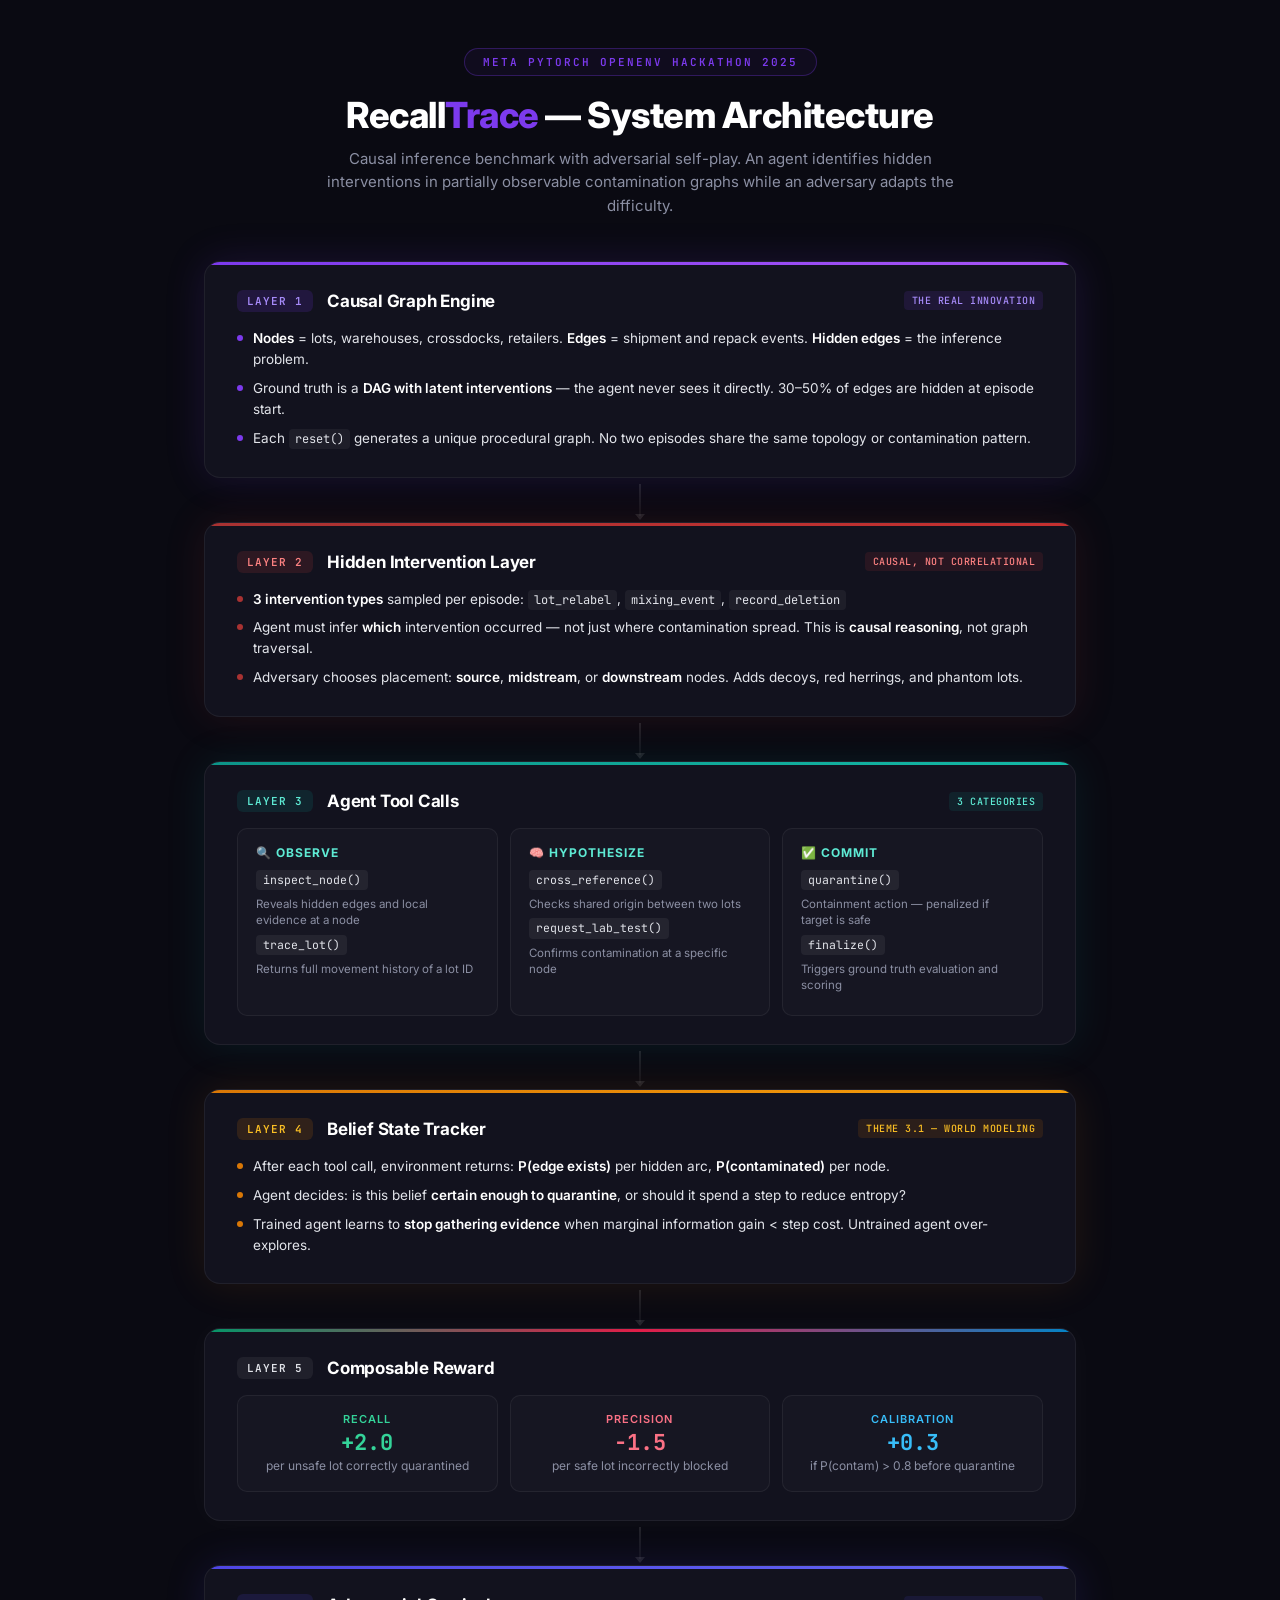
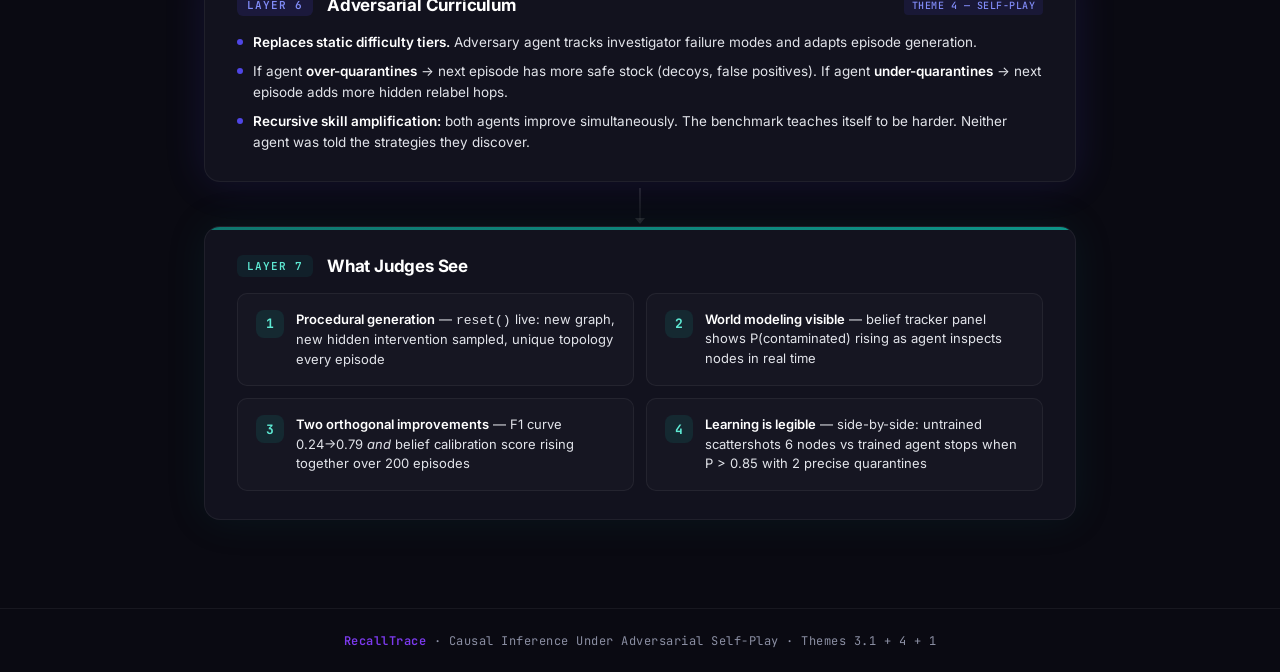
<file: architecture.html>
<!DOCTYPE html>
<html lang="en">
<head>
<meta charset="UTF-8">
<meta name="viewport" content="width=device-width, initial-scale=1.0">
<title>RecallTrace — Architecture</title>
<link href="https://fonts.googleapis.com/css2?family=Inter:wght@300;400;500;600;700;800&family=JetBrains+Mono:wght@400;500;600&display=swap" rel="stylesheet">
<style>
  *, *::before, *::after { margin: 0; padding: 0; box-sizing: border-box; }

  :root {
    --bg: #0a0a12;
    --bg-card: #12121e;
    --border: rgba(255,255,255,0.06);
    --text: #e2e4ea;
    --text-dim: #8b8fa3;
    --text-bright: #ffffff;

    /* Layer colors */
    --purple: #7c3aed;
    --purple-glow: rgba(124,58,237,0.15);
    --red: #a83232;
    --red-glow: rgba(168,50,50,0.15);
    --teal: #0d9488;
    --teal-glow: rgba(13,148,136,0.12);
    --amber: #d97706;
    --amber-glow: rgba(217,119,6,0.12);
    --emerald: #059669;
    --rose: #e11d48;
    --sky: #0284c7;
    --indigo: #4f46e5;
    --indigo-glow: rgba(79,70,229,0.15);
    --dteal: #0f766e;
    --dteal-glow: rgba(15,118,110,0.12);

    --connector: rgba(255,255,255,0.10);
  }

  body {
    font-family: 'Inter', -apple-system, sans-serif;
    background: var(--bg);
    color: var(--text);
    min-height: 100vh;
    overflow-x: hidden;
  }

  /* ── Page header ── */
  .page-header {
    text-align: center;
    padding: 48px 24px 12px;
  }
  .page-header .badge {
    display: inline-block;
    font-family: 'JetBrains Mono', monospace;
    font-size: 11px;
    font-weight: 600;
    letter-spacing: 2px;
    text-transform: uppercase;
    color: var(--purple);
    border: 1px solid rgba(124,58,237,0.3);
    border-radius: 100px;
    padding: 6px 18px;
    margin-bottom: 18px;
    background: rgba(124,58,237,0.06);
  }
  .page-header h1 {
    font-size: 36px;
    font-weight: 800;
    color: var(--text-bright);
    letter-spacing: -0.5px;
    line-height: 1.2;
  }
  .page-header h1 span { color: var(--purple); }
  .page-header .subtitle {
    font-size: 15px;
    color: var(--text-dim);
    margin-top: 10px;
    font-weight: 400;
    max-width: 640px;
    margin-left: auto;
    margin-right: auto;
    line-height: 1.55;
  }

  /* ── Flow container ── */
  .flow {
    max-width: 920px;
    margin: 0 auto;
    padding: 32px 24px 64px;
    display: flex;
    flex-direction: column;
    gap: 0;
  }

  /* ── Connector line between layers ── */
  .connector {
    display: flex;
    justify-content: center;
    padding: 6px 0;
  }
  .connector .line {
    width: 2px;
    height: 32px;
    background: linear-gradient(to bottom, var(--connector), rgba(255,255,255,0.04));
    position: relative;
  }
  .connector .line::after {
    content: '';
    position: absolute;
    bottom: -4px;
    left: 50%;
    transform: translateX(-50%);
    width: 0; height: 0;
    border-left: 5px solid transparent;
    border-right: 5px solid transparent;
    border-top: 6px solid var(--connector);
  }

  /* ── Layer card (shared) ── */
  .layer {
    background: var(--bg-card);
    border: 1px solid var(--border);
    border-radius: 16px;
    padding: 28px 32px;
    position: relative;
    overflow: hidden;
    transition: transform 0.25s ease, box-shadow 0.3s ease;
  }
  .layer:hover {
    transform: translateY(-2px);
  }
  .layer::before {
    content: '';
    position: absolute;
    top: 0; left: 0; right: 0;
    height: 3px;
    border-radius: 16px 16px 0 0;
  }

  /* ── Layer header ── */
  .layer-header {
    display: flex;
    align-items: center;
    gap: 14px;
    margin-bottom: 16px;
  }
  .layer-num {
    font-family: 'JetBrains Mono', monospace;
    font-size: 11px;
    font-weight: 600;
    letter-spacing: 1px;
    padding: 4px 10px;
    border-radius: 6px;
    flex-shrink: 0;
  }
  .layer-title {
    font-size: 17px;
    font-weight: 700;
    color: var(--text-bright);
    letter-spacing: -0.2px;
  }
  .layer-tag {
    font-family: 'JetBrains Mono', monospace;
    font-size: 10px;
    font-weight: 500;
    padding: 3px 8px;
    border-radius: 4px;
    margin-left: auto;
    flex-shrink: 0;
    letter-spacing: 0.5px;
  }

  /* ── Layer body ── */
  .layer-body {
    display: flex;
    flex-direction: column;
    gap: 8px;
  }
  .layer-body .item {
    display: flex;
    align-items: flex-start;
    gap: 10px;
    font-size: 13.5px;
    line-height: 1.55;
    color: var(--text);
  }
  .layer-body .item .dot {
    width: 6px;
    height: 6px;
    border-radius: 50%;
    flex-shrink: 0;
    margin-top: 7px;
  }
  .layer-body .item strong {
    color: var(--text-bright);
    font-weight: 600;
  }
  .layer-body .item code {
    font-family: 'JetBrains Mono', monospace;
    font-size: 12px;
    background: rgba(255,255,255,0.05);
    padding: 2px 6px;
    border-radius: 4px;
    color: inherit;
  }

  /* ── Split row (for reward) ── */
  .split-row {
    display: grid;
    grid-template-columns: 1fr 1fr 1fr;
    gap: 12px;
    margin-top: 4px;
  }
  .split-cell {
    background: rgba(255,255,255,0.02);
    border: 1px solid var(--border);
    border-radius: 10px;
    padding: 16px 18px;
    text-align: center;
  }
  .split-cell .sc-label {
    font-size: 11px;
    font-weight: 600;
    letter-spacing: 1px;
    text-transform: uppercase;
    margin-bottom: 6px;
  }
  .split-cell .sc-value {
    font-family: 'JetBrains Mono', monospace;
    font-size: 22px;
    font-weight: 700;
    line-height: 1;
    margin-bottom: 4px;
  }
  .split-cell .sc-desc {
    font-size: 12px;
    color: var(--text-dim);
    line-height: 1.4;
  }

  /* ── Demo grid (layer 7) ── */
  .demo-grid {
    display: grid;
    grid-template-columns: 1fr 1fr;
    gap: 12px;
    margin-top: 4px;
  }
  .demo-card {
    background: rgba(255,255,255,0.02);
    border: 1px solid var(--border);
    border-radius: 10px;
    padding: 16px 18px;
    display: flex;
    gap: 12px;
    align-items: flex-start;
  }
  .demo-num {
    font-family: 'JetBrains Mono', monospace;
    font-size: 13px;
    font-weight: 700;
    width: 28px;
    height: 28px;
    display: flex;
    align-items: center;
    justify-content: center;
    border-radius: 8px;
    flex-shrink: 0;
  }
  .demo-text {
    font-size: 13px;
    line-height: 1.5;
    color: var(--text);
  }
  .demo-text strong { color: var(--text-bright); font-weight: 600; }

  /* ── Tool columns (layer 3) ── */
  .tool-columns {
    display: grid;
    grid-template-columns: 1fr 1fr 1fr;
    gap: 12px;
    margin-top: 4px;
  }
  .tool-col {
    background: rgba(255,255,255,0.02);
    border: 1px solid var(--border);
    border-radius: 10px;
    padding: 16px 18px;
  }
  .tool-col-title {
    font-size: 12px;
    font-weight: 700;
    letter-spacing: 1px;
    text-transform: uppercase;
    margin-bottom: 10px;
  }
  .tool-col .tool-item {
    display: flex;
    align-items: center;
    gap: 8px;
    font-size: 13px;
    line-height: 1.4;
    margin-bottom: 6px;
  }
  .tool-col .tool-item code {
    font-family: 'JetBrains Mono', monospace;
    font-size: 11.5px;
    background: rgba(255,255,255,0.06);
    padding: 2px 7px;
    border-radius: 4px;
  }
  .tool-col .tool-item .desc {
    font-size: 11.5px;
    color: var(--text-dim);
  }

  /* ── Color variants ── */
  /* Layer 1: Purple */
  .layer.l1 { box-shadow: 0 0 40px var(--purple-glow); }
  .layer.l1::before { background: linear-gradient(90deg, var(--purple), #a855f7); }
  .layer.l1:hover { box-shadow: 0 0 60px var(--purple-glow); }
  .layer.l1 .layer-num { background: rgba(124,58,237,0.15); color: #a78bfa; }
  .layer.l1 .dot { background: var(--purple); }
  .layer.l1 .layer-tag { background: rgba(124,58,237,0.12); color: #a78bfa; }

  /* Layer 2: Red */
  .layer.l2 { box-shadow: 0 0 40px var(--red-glow); }
  .layer.l2::before { background: linear-gradient(90deg, var(--red), #c53030); }
  .layer.l2:hover { box-shadow: 0 0 60px var(--red-glow); }
  .layer.l2 .layer-num { background: rgba(168,50,50,0.18); color: #fc8181; }
  .layer.l2 .dot { background: var(--red); }
  .layer.l2 .layer-tag { background: rgba(168,50,50,0.15); color: #fc8181; }

  /* Layer 3: Teal */
  .layer.l3 { box-shadow: 0 0 40px var(--teal-glow); }
  .layer.l3::before { background: linear-gradient(90deg, var(--teal), #14b8a6); }
  .layer.l3:hover { box-shadow: 0 0 60px var(--teal-glow); }
  .layer.l3 .layer-num { background: rgba(13,148,136,0.15); color: #5eead4; }
  .layer.l3 .dot { background: var(--teal); }
  .layer.l3 .layer-tag { background: rgba(13,148,136,0.12); color: #5eead4; }
  .layer.l3 .tool-col-title { color: #5eead4; }

  /* Layer 4: Amber */
  .layer.l4 { box-shadow: 0 0 40px var(--amber-glow); }
  .layer.l4::before { background: linear-gradient(90deg, var(--amber), #f59e0b); }
  .layer.l4:hover { box-shadow: 0 0 60px var(--amber-glow); }
  .layer.l4 .layer-num { background: rgba(217,119,6,0.15); color: #fbbf24; }
  .layer.l4 .dot { background: var(--amber); }
  .layer.l4 .layer-tag { background: rgba(217,119,6,0.12); color: #fbbf24; }

  /* Layer 5: Multi */
  .layer.l5 { box-shadow: 0 0 30px rgba(255,255,255,0.03); }
  .layer.l5::before { background: linear-gradient(90deg, var(--emerald), var(--rose), var(--sky)); }
  .layer.l5 .layer-num { background: rgba(255,255,255,0.06); color: var(--text); }

  /* Layer 6: Indigo */
  .layer.l6 { box-shadow: 0 0 40px var(--indigo-glow); }
  .layer.l6::before { background: linear-gradient(90deg, var(--indigo), #6366f1); }
  .layer.l6:hover { box-shadow: 0 0 60px var(--indigo-glow); }
  .layer.l6 .layer-num { background: rgba(79,70,229,0.15); color: #818cf8; }
  .layer.l6 .dot { background: var(--indigo); }
  .layer.l6 .layer-tag { background: rgba(79,70,229,0.12); color: #818cf8; }

  /* Layer 7: Dark teal */
  .layer.l7 { box-shadow: 0 0 40px var(--dteal-glow); }
  .layer.l7::before { background: linear-gradient(90deg, var(--dteal), #0d9488); }
  .layer.l7:hover { box-shadow: 0 0 60px var(--dteal-glow); }
  .layer.l7 .layer-num { background: rgba(15,118,110,0.15); color: #5eead4; }
  .layer.l7 .demo-num { background: rgba(15,118,110,0.2); color: #5eead4; }

  /* ── Footer ── */
  .page-footer {
    text-align: center;
    padding: 24px;
    font-size: 12px;
    color: var(--text-dim);
    font-family: 'JetBrains Mono', monospace;
    letter-spacing: 0.5px;
    border-top: 1px solid var(--border);
    margin-top: 24px;
  }
  .page-footer span { color: var(--purple); font-weight: 600; }

  /* ── Entry animations ── */
  @keyframes fadeUp {
    from { opacity: 0; transform: translateY(24px); }
    to   { opacity: 1; transform: translateY(0); }
  }
  .layer, .connector {
    opacity: 0;
    animation: fadeUp 0.5s ease forwards;
  }
  .flow > :nth-child(1)  { animation-delay: 0.08s; }
  .flow > :nth-child(2)  { animation-delay: 0.16s; }
  .flow > :nth-child(3)  { animation-delay: 0.24s; }
  .flow > :nth-child(4)  { animation-delay: 0.32s; }
  .flow > :nth-child(5)  { animation-delay: 0.40s; }
  .flow > :nth-child(6)  { animation-delay: 0.48s; }
  .flow > :nth-child(7)  { animation-delay: 0.56s; }
  .flow > :nth-child(8)  { animation-delay: 0.64s; }
  .flow > :nth-child(9)  { animation-delay: 0.72s; }
  .flow > :nth-child(10) { animation-delay: 0.80s; }
  .flow > :nth-child(11) { animation-delay: 0.88s; }
  .flow > :nth-child(12) { animation-delay: 0.96s; }
  .flow > :nth-child(13) { animation-delay: 1.04s; }

  .page-header { animation: fadeUp 0.5s ease forwards; }
</style>
</head>
<body>

<header class="page-header">
  <div class="badge">Meta PyTorch OpenEnv Hackathon 2025</div>
  <h1>Recall<span>Trace</span> — System Architecture</h1>
  <p class="subtitle">Causal inference benchmark with adversarial self-play. An agent identifies hidden interventions in partially observable contamination graphs while an adversary adapts the difficulty.</p>
</header>

<div class="flow">

  <!-- ═══ LAYER 1: Causal Graph Engine ═══ -->
  <div class="layer l1">
    <div class="layer-header">
      <span class="layer-num">LAYER 1</span>
      <span class="layer-title">Causal Graph Engine</span>
      <span class="layer-tag">THE REAL INNOVATION</span>
    </div>
    <div class="layer-body">
      <div class="item">
        <span class="dot"></span>
        <span><strong>Nodes</strong> = lots, warehouses, crossdocks, retailers. <strong>Edges</strong> = shipment and repack events. <strong>Hidden edges</strong> = the inference problem.</span>
      </div>
      <div class="item">
        <span class="dot"></span>
        <span>Ground truth is a <strong>DAG with latent interventions</strong> — the agent never sees it directly. 30–50% of edges are hidden at episode start.</span>
      </div>
      <div class="item">
        <span class="dot"></span>
        <span>Each <code>reset()</code> generates a unique procedural graph. No two episodes share the same topology or contamination pattern.</span>
      </div>
    </div>
  </div>

  <div class="connector"><div class="line"></div></div>

  <!-- ═══ LAYER 2: Hidden Intervention Layer ═══ -->
  <div class="layer l2">
    <div class="layer-header">
      <span class="layer-num">LAYER 2</span>
      <span class="layer-title">Hidden Intervention Layer</span>
      <span class="layer-tag">CAUSAL, NOT CORRELATIONAL</span>
    </div>
    <div class="layer-body">
      <div class="item">
        <span class="dot"></span>
        <span><strong>3 intervention types</strong> sampled per episode: <code>lot_relabel</code>, <code>mixing_event</code>, <code>record_deletion</code></span>
      </div>
      <div class="item">
        <span class="dot"></span>
        <span>Agent must infer <strong>which</strong> intervention occurred — not just where contamination spread. This is <strong>causal reasoning</strong>, not graph traversal.</span>
      </div>
      <div class="item">
        <span class="dot"></span>
        <span>Adversary chooses placement: <strong>source</strong>, <strong>midstream</strong>, or <strong>downstream</strong> nodes. Adds decoys, red herrings, and phantom lots.</span>
      </div>
    </div>
  </div>

  <div class="connector"><div class="line"></div></div>

  <!-- ═══ LAYER 3: Agent Tool Calls ═══ -->
  <div class="layer l3">
    <div class="layer-header">
      <span class="layer-num">LAYER 3</span>
      <span class="layer-title">Agent Tool Calls</span>
      <span class="layer-tag">3 CATEGORIES</span>
    </div>
    <div class="tool-columns">
      <div class="tool-col">
        <div class="tool-col-title">🔍 Observe</div>
        <div class="tool-item"><code>inspect_node()</code></div>
        <div class="tool-item"><span class="desc">Reveals hidden edges and local evidence at a node</span></div>
        <div class="tool-item" style="margin-top:6px"><code>trace_lot()</code></div>
        <div class="tool-item"><span class="desc">Returns full movement history of a lot ID</span></div>
      </div>
      <div class="tool-col">
        <div class="tool-col-title">🧠 Hypothesize</div>
        <div class="tool-item"><code>cross_reference()</code></div>
        <div class="tool-item"><span class="desc">Checks shared origin between two lots</span></div>
        <div class="tool-item" style="margin-top:6px"><code>request_lab_test()</code></div>
        <div class="tool-item"><span class="desc">Confirms contamination at a specific node</span></div>
      </div>
      <div class="tool-col">
        <div class="tool-col-title">✅ Commit</div>
        <div class="tool-item"><code>quarantine()</code></div>
        <div class="tool-item"><span class="desc">Containment action — penalized if target is safe</span></div>
        <div class="tool-item" style="margin-top:6px"><code>finalize()</code></div>
        <div class="tool-item"><span class="desc">Triggers ground truth evaluation and scoring</span></div>
      </div>
    </div>
  </div>

  <div class="connector"><div class="line"></div></div>

  <!-- ═══ LAYER 4: Belief State Tracker ═══ -->
  <div class="layer l4">
    <div class="layer-header">
      <span class="layer-num">LAYER 4</span>
      <span class="layer-title">Belief State Tracker</span>
      <span class="layer-tag">THEME 3.1 — WORLD MODELING</span>
    </div>
    <div class="layer-body">
      <div class="item">
        <span class="dot"></span>
        <span>After each tool call, environment returns: <strong>P(edge exists)</strong> per hidden arc, <strong>P(contaminated)</strong> per node.</span>
      </div>
      <div class="item">
        <span class="dot"></span>
        <span>Agent decides: is this belief <strong>certain enough to quarantine</strong>, or should it spend a step to reduce entropy?</span>
      </div>
      <div class="item">
        <span class="dot"></span>
        <span>Trained agent learns to <strong>stop gathering evidence</strong> when marginal information gain &lt; step cost. Untrained agent over-explores.</span>
      </div>
    </div>
  </div>

  <div class="connector"><div class="line"></div></div>

  <!-- ═══ LAYER 5: Composable Reward ═══ -->
  <div class="layer l5">
    <div class="layer-header">
      <span class="layer-num">LAYER 5</span>
      <span class="layer-title">Composable Reward</span>
    </div>
    <div class="split-row">
      <div class="split-cell">
        <div class="sc-label" style="color: #34d399;">RECALL</div>
        <div class="sc-value" style="color: #34d399;">+2.0</div>
        <div class="sc-desc">per unsafe lot correctly quarantined</div>
      </div>
      <div class="split-cell">
        <div class="sc-label" style="color: #fb7185;">PRECISION</div>
        <div class="sc-value" style="color: #fb7185;">−1.5</div>
        <div class="sc-desc">per safe lot incorrectly blocked</div>
      </div>
      <div class="split-cell">
        <div class="sc-label" style="color: #38bdf8;">CALIBRATION</div>
        <div class="sc-value" style="color: #38bdf8;">+0.3</div>
        <div class="sc-desc">if P(contam) &gt; 0.8 before quarantine</div>
      </div>
    </div>
  </div>

  <div class="connector"><div class="line"></div></div>

  <!-- ═══ LAYER 6: Adversarial Curriculum ═══ -->
  <div class="layer l6">
    <div class="layer-header">
      <span class="layer-num">LAYER 6</span>
      <span class="layer-title">Adversarial Curriculum</span>
      <span class="layer-tag">THEME 4 — SELF-PLAY</span>
    </div>
    <div class="layer-body">
      <div class="item">
        <span class="dot"></span>
        <span><strong>Replaces static difficulty tiers.</strong> Adversary agent tracks investigator failure modes and adapts episode generation.</span>
      </div>
      <div class="item">
        <span class="dot"></span>
        <span>If agent <strong>over-quarantines</strong> → next episode has more safe stock (decoys, false positives). If agent <strong>under-quarantines</strong> → next episode adds more hidden relabel hops.</span>
      </div>
      <div class="item">
        <span class="dot"></span>
        <span><strong>Recursive skill amplification:</strong> both agents improve simultaneously. The benchmark teaches itself to be harder. Neither agent was told the strategies they discover.</span>
      </div>
    </div>
  </div>

  <div class="connector"><div class="line"></div></div>

  <!-- ═══ LAYER 7: What Judges See ═══ -->
  <div class="layer l7">
    <div class="layer-header">
      <span class="layer-num">LAYER 7</span>
      <span class="layer-title">What Judges See</span>
    </div>
    <div class="demo-grid">
      <div class="demo-card">
        <span class="demo-num">1</span>
        <div class="demo-text">
          <strong>Procedural generation</strong> — <code>reset()</code> live: new graph, new hidden intervention sampled, unique topology every episode
        </div>
      </div>
      <div class="demo-card">
        <span class="demo-num">2</span>
        <div class="demo-text">
          <strong>World modeling visible</strong> — belief tracker panel shows P(contaminated) rising as agent inspects nodes in real time
        </div>
      </div>
      <div class="demo-card">
        <span class="demo-num">3</span>
        <div class="demo-text">
          <strong>Two orthogonal improvements</strong> — F1 curve 0.24→0.79 <em>and</em> belief calibration score rising together over 200 episodes
        </div>
      </div>
      <div class="demo-card">
        <span class="demo-num">4</span>
        <div class="demo-text">
          <strong>Learning is legible</strong> — side-by-side: untrained scattershots 6 nodes vs trained agent stops when P &gt; 0.85 with 2 precise quarantines
        </div>
      </div>
    </div>
  </div>

</div>

<footer class="page-footer">
  <span>RecallTrace</span> · Causal Inference Under Adversarial Self-Play · Themes 3.1 + 4 + 1
</footer>

</body>
</html>
</file>
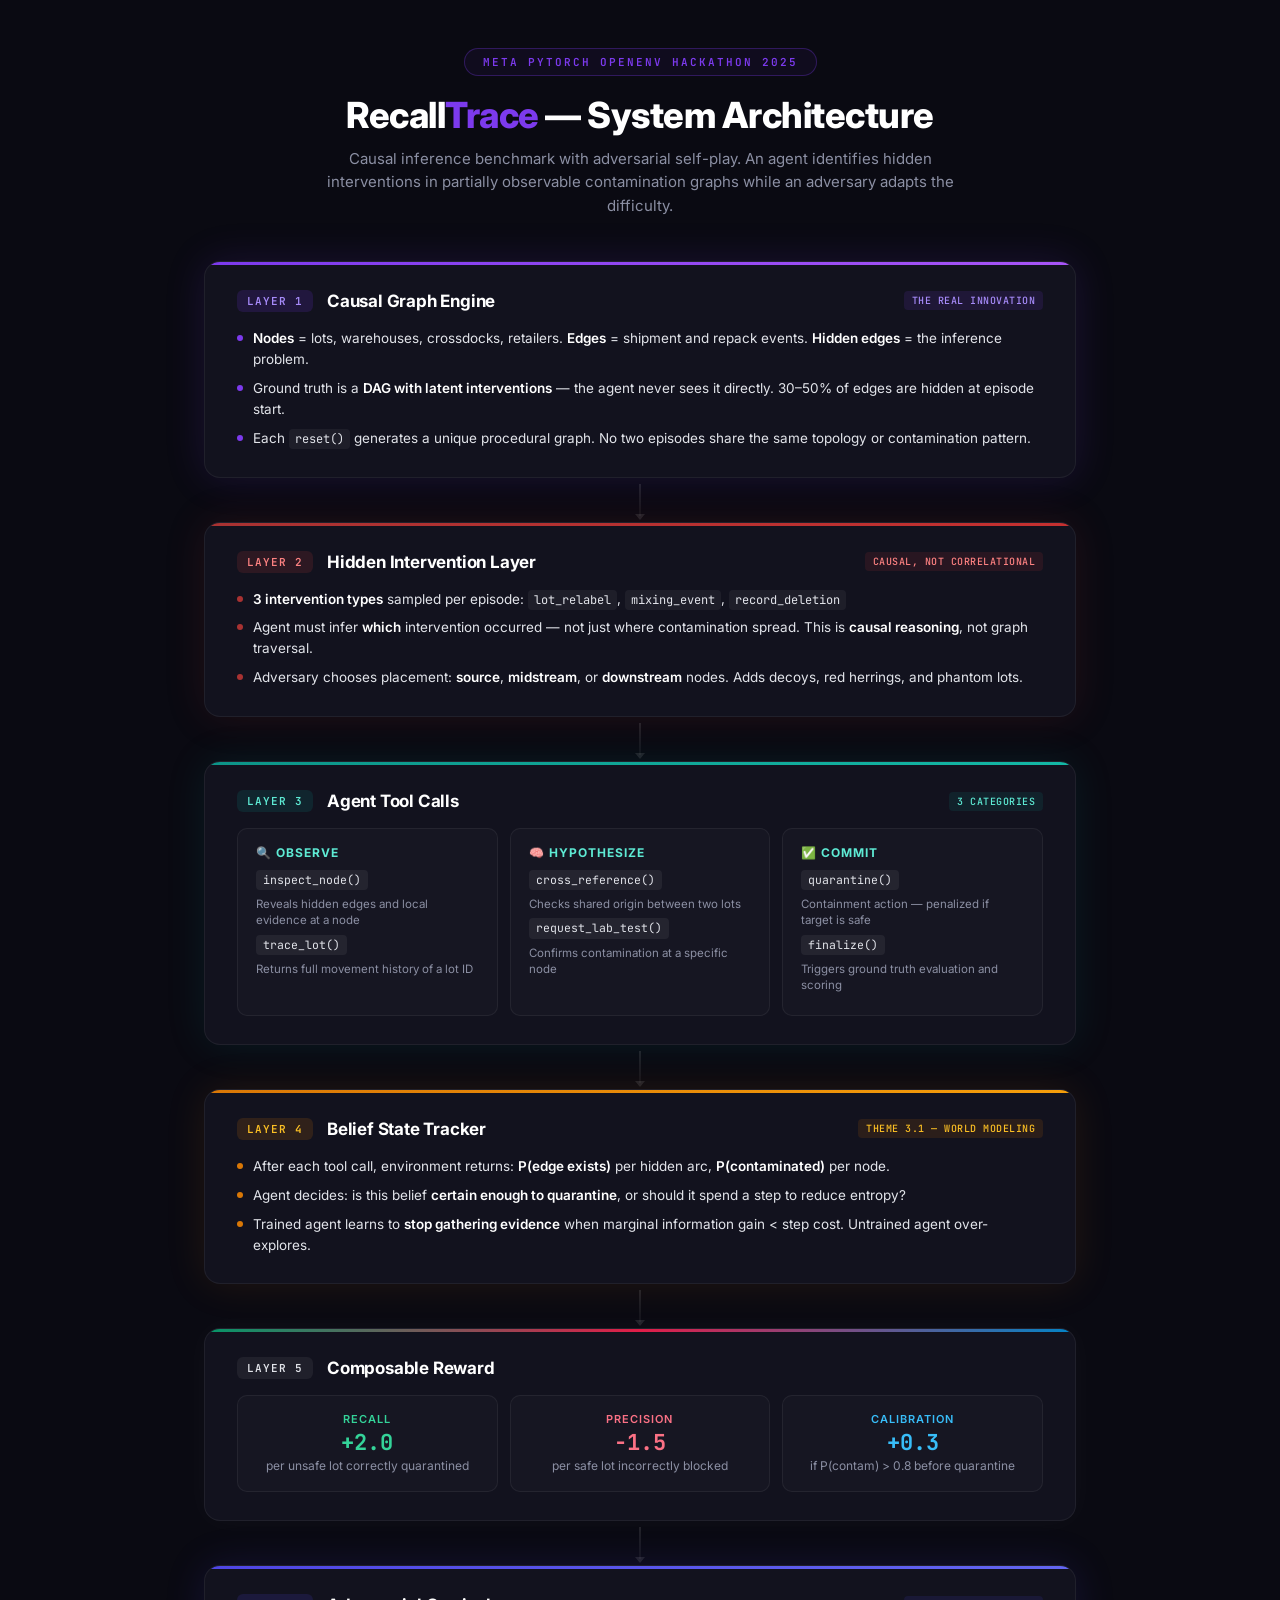
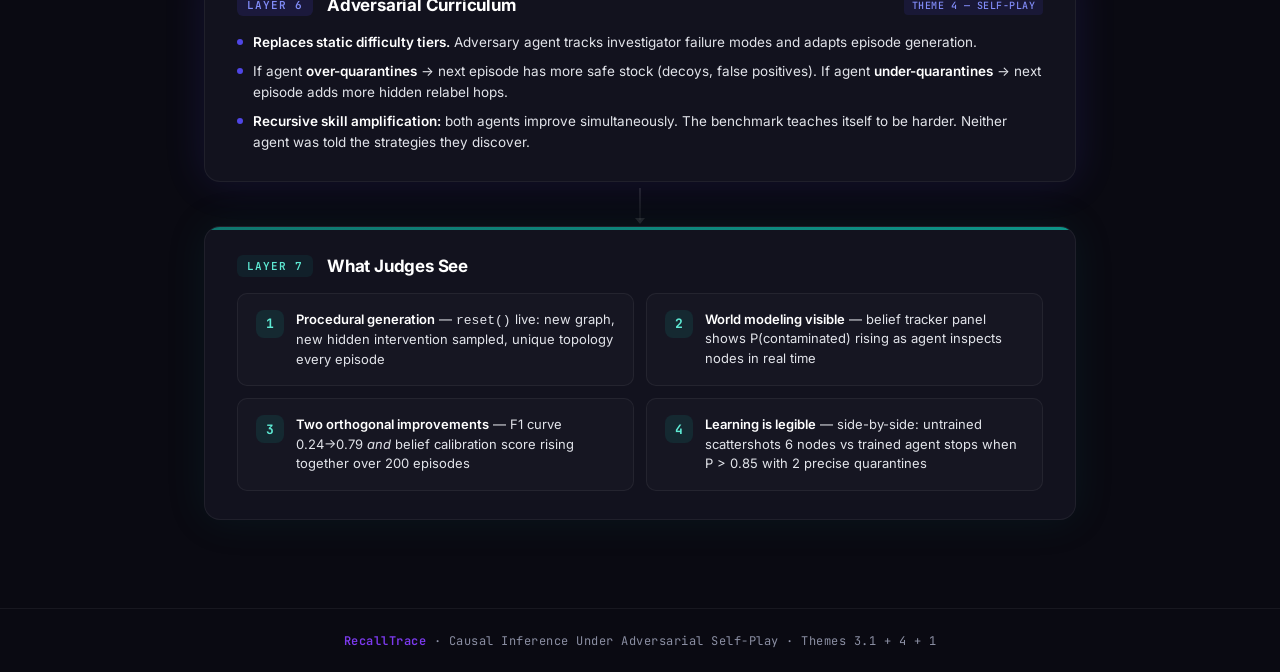
<file: server/static/architecture.html>
<!DOCTYPE html>
<html lang="en">
<head>
<meta charset="UTF-8">
<meta name="viewport" content="width=device-width, initial-scale=1.0">
<title>RecallTrace — Architecture</title>
<link href="https://fonts.googleapis.com/css2?family=Inter:wght@300;400;500;600;700;800&family=JetBrains+Mono:wght@400;500;600&display=swap" rel="stylesheet">
<style>
  *, *::before, *::after { margin: 0; padding: 0; box-sizing: border-box; }

  :root {
    --bg: #0a0a12;
    --bg-card: #12121e;
    --border: rgba(255,255,255,0.06);
    --text: #e2e4ea;
    --text-dim: #8b8fa3;
    --text-bright: #ffffff;

    /* Layer colors */
    --purple: #7c3aed;
    --purple-glow: rgba(124,58,237,0.15);
    --red: #a83232;
    --red-glow: rgba(168,50,50,0.15);
    --teal: #0d9488;
    --teal-glow: rgba(13,148,136,0.12);
    --amber: #d97706;
    --amber-glow: rgba(217,119,6,0.12);
    --emerald: #059669;
    --rose: #e11d48;
    --sky: #0284c7;
    --indigo: #4f46e5;
    --indigo-glow: rgba(79,70,229,0.15);
    --dteal: #0f766e;
    --dteal-glow: rgba(15,118,110,0.12);

    --connector: rgba(255,255,255,0.10);
  }

  body {
    font-family: 'Inter', -apple-system, sans-serif;
    background: var(--bg);
    color: var(--text);
    min-height: 100vh;
    overflow-x: hidden;
  }

  /* ── Page header ── */
  .page-header {
    text-align: center;
    padding: 48px 24px 12px;
  }
  .page-header .badge {
    display: inline-block;
    font-family: 'JetBrains Mono', monospace;
    font-size: 11px;
    font-weight: 600;
    letter-spacing: 2px;
    text-transform: uppercase;
    color: var(--purple);
    border: 1px solid rgba(124,58,237,0.3);
    border-radius: 100px;
    padding: 6px 18px;
    margin-bottom: 18px;
    background: rgba(124,58,237,0.06);
  }
  .page-header h1 {
    font-size: 36px;
    font-weight: 800;
    color: var(--text-bright);
    letter-spacing: -0.5px;
    line-height: 1.2;
  }
  .page-header h1 span { color: var(--purple); }
  .page-header .subtitle {
    font-size: 15px;
    color: var(--text-dim);
    margin-top: 10px;
    font-weight: 400;
    max-width: 640px;
    margin-left: auto;
    margin-right: auto;
    line-height: 1.55;
  }

  /* ── Flow container ── */
  .flow {
    max-width: 920px;
    margin: 0 auto;
    padding: 32px 24px 64px;
    display: flex;
    flex-direction: column;
    gap: 0;
  }

  /* ── Connector line between layers ── */
  .connector {
    display: flex;
    justify-content: center;
    padding: 6px 0;
  }
  .connector .line {
    width: 2px;
    height: 32px;
    background: linear-gradient(to bottom, var(--connector), rgba(255,255,255,0.04));
    position: relative;
  }
  .connector .line::after {
    content: '';
    position: absolute;
    bottom: -4px;
    left: 50%;
    transform: translateX(-50%);
    width: 0; height: 0;
    border-left: 5px solid transparent;
    border-right: 5px solid transparent;
    border-top: 6px solid var(--connector);
  }

  /* ── Layer card (shared) ── */
  .layer {
    background: var(--bg-card);
    border: 1px solid var(--border);
    border-radius: 16px;
    padding: 28px 32px;
    position: relative;
    overflow: hidden;
    transition: transform 0.25s ease, box-shadow 0.3s ease;
  }
  .layer:hover {
    transform: translateY(-2px);
  }
  .layer::before {
    content: '';
    position: absolute;
    top: 0; left: 0; right: 0;
    height: 3px;
    border-radius: 16px 16px 0 0;
  }

  /* ── Layer header ── */
  .layer-header {
    display: flex;
    align-items: center;
    gap: 14px;
    margin-bottom: 16px;
  }
  .layer-num {
    font-family: 'JetBrains Mono', monospace;
    font-size: 11px;
    font-weight: 600;
    letter-spacing: 1px;
    padding: 4px 10px;
    border-radius: 6px;
    flex-shrink: 0;
  }
  .layer-title {
    font-size: 17px;
    font-weight: 700;
    color: var(--text-bright);
    letter-spacing: -0.2px;
  }
  .layer-tag {
    font-family: 'JetBrains Mono', monospace;
    font-size: 10px;
    font-weight: 500;
    padding: 3px 8px;
    border-radius: 4px;
    margin-left: auto;
    flex-shrink: 0;
    letter-spacing: 0.5px;
  }

  /* ── Layer body ── */
  .layer-body {
    display: flex;
    flex-direction: column;
    gap: 8px;
  }
  .layer-body .item {
    display: flex;
    align-items: flex-start;
    gap: 10px;
    font-size: 13.5px;
    line-height: 1.55;
    color: var(--text);
  }
  .layer-body .item .dot {
    width: 6px;
    height: 6px;
    border-radius: 50%;
    flex-shrink: 0;
    margin-top: 7px;
  }
  .layer-body .item strong {
    color: var(--text-bright);
    font-weight: 600;
  }
  .layer-body .item code {
    font-family: 'JetBrains Mono', monospace;
    font-size: 12px;
    background: rgba(255,255,255,0.05);
    padding: 2px 6px;
    border-radius: 4px;
    color: inherit;
  }

  /* ── Split row (for reward) ── */
  .split-row {
    display: grid;
    grid-template-columns: 1fr 1fr 1fr;
    gap: 12px;
    margin-top: 4px;
  }
  .split-cell {
    background: rgba(255,255,255,0.02);
    border: 1px solid var(--border);
    border-radius: 10px;
    padding: 16px 18px;
    text-align: center;
  }
  .split-cell .sc-label {
    font-size: 11px;
    font-weight: 600;
    letter-spacing: 1px;
    text-transform: uppercase;
    margin-bottom: 6px;
  }
  .split-cell .sc-value {
    font-family: 'JetBrains Mono', monospace;
    font-size: 22px;
    font-weight: 700;
    line-height: 1;
    margin-bottom: 4px;
  }
  .split-cell .sc-desc {
    font-size: 12px;
    color: var(--text-dim);
    line-height: 1.4;
  }

  /* ── Demo grid (layer 7) ── */
  .demo-grid {
    display: grid;
    grid-template-columns: 1fr 1fr;
    gap: 12px;
    margin-top: 4px;
  }
  .demo-card {
    background: rgba(255,255,255,0.02);
    border: 1px solid var(--border);
    border-radius: 10px;
    padding: 16px 18px;
    display: flex;
    gap: 12px;
    align-items: flex-start;
  }
  .demo-num {
    font-family: 'JetBrains Mono', monospace;
    font-size: 13px;
    font-weight: 700;
    width: 28px;
    height: 28px;
    display: flex;
    align-items: center;
    justify-content: center;
    border-radius: 8px;
    flex-shrink: 0;
  }
  .demo-text {
    font-size: 13px;
    line-height: 1.5;
    color: var(--text);
  }
  .demo-text strong { color: var(--text-bright); font-weight: 600; }

  /* ── Tool columns (layer 3) ── */
  .tool-columns {
    display: grid;
    grid-template-columns: 1fr 1fr 1fr;
    gap: 12px;
    margin-top: 4px;
  }
  .tool-col {
    background: rgba(255,255,255,0.02);
    border: 1px solid var(--border);
    border-radius: 10px;
    padding: 16px 18px;
  }
  .tool-col-title {
    font-size: 12px;
    font-weight: 700;
    letter-spacing: 1px;
    text-transform: uppercase;
    margin-bottom: 10px;
  }
  .tool-col .tool-item {
    display: flex;
    align-items: center;
    gap: 8px;
    font-size: 13px;
    line-height: 1.4;
    margin-bottom: 6px;
  }
  .tool-col .tool-item code {
    font-family: 'JetBrains Mono', monospace;
    font-size: 11.5px;
    background: rgba(255,255,255,0.06);
    padding: 2px 7px;
    border-radius: 4px;
  }
  .tool-col .tool-item .desc {
    font-size: 11.5px;
    color: var(--text-dim);
  }

  /* ── Color variants ── */
  /* Layer 1: Purple */
  .layer.l1 { box-shadow: 0 0 40px var(--purple-glow); }
  .layer.l1::before { background: linear-gradient(90deg, var(--purple), #a855f7); }
  .layer.l1:hover { box-shadow: 0 0 60px var(--purple-glow); }
  .layer.l1 .layer-num { background: rgba(124,58,237,0.15); color: #a78bfa; }
  .layer.l1 .dot { background: var(--purple); }
  .layer.l1 .layer-tag { background: rgba(124,58,237,0.12); color: #a78bfa; }

  /* Layer 2: Red */
  .layer.l2 { box-shadow: 0 0 40px var(--red-glow); }
  .layer.l2::before { background: linear-gradient(90deg, var(--red), #c53030); }
  .layer.l2:hover { box-shadow: 0 0 60px var(--red-glow); }
  .layer.l2 .layer-num { background: rgba(168,50,50,0.18); color: #fc8181; }
  .layer.l2 .dot { background: var(--red); }
  .layer.l2 .layer-tag { background: rgba(168,50,50,0.15); color: #fc8181; }

  /* Layer 3: Teal */
  .layer.l3 { box-shadow: 0 0 40px var(--teal-glow); }
  .layer.l3::before { background: linear-gradient(90deg, var(--teal), #14b8a6); }
  .layer.l3:hover { box-shadow: 0 0 60px var(--teal-glow); }
  .layer.l3 .layer-num { background: rgba(13,148,136,0.15); color: #5eead4; }
  .layer.l3 .dot { background: var(--teal); }
  .layer.l3 .layer-tag { background: rgba(13,148,136,0.12); color: #5eead4; }
  .layer.l3 .tool-col-title { color: #5eead4; }

  /* Layer 4: Amber */
  .layer.l4 { box-shadow: 0 0 40px var(--amber-glow); }
  .layer.l4::before { background: linear-gradient(90deg, var(--amber), #f59e0b); }
  .layer.l4:hover { box-shadow: 0 0 60px var(--amber-glow); }
  .layer.l4 .layer-num { background: rgba(217,119,6,0.15); color: #fbbf24; }
  .layer.l4 .dot { background: var(--amber); }
  .layer.l4 .layer-tag { background: rgba(217,119,6,0.12); color: #fbbf24; }

  /* Layer 5: Multi */
  .layer.l5 { box-shadow: 0 0 30px rgba(255,255,255,0.03); }
  .layer.l5::before { background: linear-gradient(90deg, var(--emerald), var(--rose), var(--sky)); }
  .layer.l5 .layer-num { background: rgba(255,255,255,0.06); color: var(--text); }

  /* Layer 6: Indigo */
  .layer.l6 { box-shadow: 0 0 40px var(--indigo-glow); }
  .layer.l6::before { background: linear-gradient(90deg, var(--indigo), #6366f1); }
  .layer.l6:hover { box-shadow: 0 0 60px var(--indigo-glow); }
  .layer.l6 .layer-num { background: rgba(79,70,229,0.15); color: #818cf8; }
  .layer.l6 .dot { background: var(--indigo); }
  .layer.l6 .layer-tag { background: rgba(79,70,229,0.12); color: #818cf8; }

  /* Layer 7: Dark teal */
  .layer.l7 { box-shadow: 0 0 40px var(--dteal-glow); }
  .layer.l7::before { background: linear-gradient(90deg, var(--dteal), #0d9488); }
  .layer.l7:hover { box-shadow: 0 0 60px var(--dteal-glow); }
  .layer.l7 .layer-num { background: rgba(15,118,110,0.15); color: #5eead4; }
  .layer.l7 .demo-num { background: rgba(15,118,110,0.2); color: #5eead4; }

  /* ── Footer ── */
  .page-footer {
    text-align: center;
    padding: 24px;
    font-size: 12px;
    color: var(--text-dim);
    font-family: 'JetBrains Mono', monospace;
    letter-spacing: 0.5px;
    border-top: 1px solid var(--border);
    margin-top: 24px;
  }
  .page-footer span { color: var(--purple); font-weight: 600; }

  /* ── Entry animations ── */
  @keyframes fadeUp {
    from { opacity: 0; transform: translateY(24px); }
    to   { opacity: 1; transform: translateY(0); }
  }
  .layer, .connector {
    opacity: 0;
    animation: fadeUp 0.5s ease forwards;
  }
  .flow > :nth-child(1)  { animation-delay: 0.08s; }
  .flow > :nth-child(2)  { animation-delay: 0.16s; }
  .flow > :nth-child(3)  { animation-delay: 0.24s; }
  .flow > :nth-child(4)  { animation-delay: 0.32s; }
  .flow > :nth-child(5)  { animation-delay: 0.40s; }
  .flow > :nth-child(6)  { animation-delay: 0.48s; }
  .flow > :nth-child(7)  { animation-delay: 0.56s; }
  .flow > :nth-child(8)  { animation-delay: 0.64s; }
  .flow > :nth-child(9)  { animation-delay: 0.72s; }
  .flow > :nth-child(10) { animation-delay: 0.80s; }
  .flow > :nth-child(11) { animation-delay: 0.88s; }
  .flow > :nth-child(12) { animation-delay: 0.96s; }
  .flow > :nth-child(13) { animation-delay: 1.04s; }

  .page-header { animation: fadeUp 0.5s ease forwards; }
</style>
</head>
<body>

<header class="page-header">
  <div class="badge">Meta PyTorch OpenEnv Hackathon 2025</div>
  <h1>Recall<span>Trace</span> — System Architecture</h1>
  <p class="subtitle">Causal inference benchmark with adversarial self-play. An agent identifies hidden interventions in partially observable contamination graphs while an adversary adapts the difficulty.</p>
</header>

<div class="flow">

  <!-- ═══ LAYER 1: Causal Graph Engine ═══ -->
  <div class="layer l1">
    <div class="layer-header">
      <span class="layer-num">LAYER 1</span>
      <span class="layer-title">Causal Graph Engine</span>
      <span class="layer-tag">THE REAL INNOVATION</span>
    </div>
    <div class="layer-body">
      <div class="item">
        <span class="dot"></span>
        <span><strong>Nodes</strong> = lots, warehouses, crossdocks, retailers. <strong>Edges</strong> = shipment and repack events. <strong>Hidden edges</strong> = the inference problem.</span>
      </div>
      <div class="item">
        <span class="dot"></span>
        <span>Ground truth is a <strong>DAG with latent interventions</strong> — the agent never sees it directly. 30–50% of edges are hidden at episode start.</span>
      </div>
      <div class="item">
        <span class="dot"></span>
        <span>Each <code>reset()</code> generates a unique procedural graph. No two episodes share the same topology or contamination pattern.</span>
      </div>
    </div>
  </div>

  <div class="connector"><div class="line"></div></div>

  <!-- ═══ LAYER 2: Hidden Intervention Layer ═══ -->
  <div class="layer l2">
    <div class="layer-header">
      <span class="layer-num">LAYER 2</span>
      <span class="layer-title">Hidden Intervention Layer</span>
      <span class="layer-tag">CAUSAL, NOT CORRELATIONAL</span>
    </div>
    <div class="layer-body">
      <div class="item">
        <span class="dot"></span>
        <span><strong>3 intervention types</strong> sampled per episode: <code>lot_relabel</code>, <code>mixing_event</code>, <code>record_deletion</code></span>
      </div>
      <div class="item">
        <span class="dot"></span>
        <span>Agent must infer <strong>which</strong> intervention occurred — not just where contamination spread. This is <strong>causal reasoning</strong>, not graph traversal.</span>
      </div>
      <div class="item">
        <span class="dot"></span>
        <span>Adversary chooses placement: <strong>source</strong>, <strong>midstream</strong>, or <strong>downstream</strong> nodes. Adds decoys, red herrings, and phantom lots.</span>
      </div>
    </div>
  </div>

  <div class="connector"><div class="line"></div></div>

  <!-- ═══ LAYER 3: Agent Tool Calls ═══ -->
  <div class="layer l3">
    <div class="layer-header">
      <span class="layer-num">LAYER 3</span>
      <span class="layer-title">Agent Tool Calls</span>
      <span class="layer-tag">3 CATEGORIES</span>
    </div>
    <div class="tool-columns">
      <div class="tool-col">
        <div class="tool-col-title">🔍 Observe</div>
        <div class="tool-item"><code>inspect_node()</code></div>
        <div class="tool-item"><span class="desc">Reveals hidden edges and local evidence at a node</span></div>
        <div class="tool-item" style="margin-top:6px"><code>trace_lot()</code></div>
        <div class="tool-item"><span class="desc">Returns full movement history of a lot ID</span></div>
      </div>
      <div class="tool-col">
        <div class="tool-col-title">🧠 Hypothesize</div>
        <div class="tool-item"><code>cross_reference()</code></div>
        <div class="tool-item"><span class="desc">Checks shared origin between two lots</span></div>
        <div class="tool-item" style="margin-top:6px"><code>request_lab_test()</code></div>
        <div class="tool-item"><span class="desc">Confirms contamination at a specific node</span></div>
      </div>
      <div class="tool-col">
        <div class="tool-col-title">✅ Commit</div>
        <div class="tool-item"><code>quarantine()</code></div>
        <div class="tool-item"><span class="desc">Containment action — penalized if target is safe</span></div>
        <div class="tool-item" style="margin-top:6px"><code>finalize()</code></div>
        <div class="tool-item"><span class="desc">Triggers ground truth evaluation and scoring</span></div>
      </div>
    </div>
  </div>

  <div class="connector"><div class="line"></div></div>

  <!-- ═══ LAYER 4: Belief State Tracker ═══ -->
  <div class="layer l4">
    <div class="layer-header">
      <span class="layer-num">LAYER 4</span>
      <span class="layer-title">Belief State Tracker</span>
      <span class="layer-tag">THEME 3.1 — WORLD MODELING</span>
    </div>
    <div class="layer-body">
      <div class="item">
        <span class="dot"></span>
        <span>After each tool call, environment returns: <strong>P(edge exists)</strong> per hidden arc, <strong>P(contaminated)</strong> per node.</span>
      </div>
      <div class="item">
        <span class="dot"></span>
        <span>Agent decides: is this belief <strong>certain enough to quarantine</strong>, or should it spend a step to reduce entropy?</span>
      </div>
      <div class="item">
        <span class="dot"></span>
        <span>Trained agent learns to <strong>stop gathering evidence</strong> when marginal information gain &lt; step cost. Untrained agent over-explores.</span>
      </div>
    </div>
  </div>

  <div class="connector"><div class="line"></div></div>

  <!-- ═══ LAYER 5: Composable Reward ═══ -->
  <div class="layer l5">
    <div class="layer-header">
      <span class="layer-num">LAYER 5</span>
      <span class="layer-title">Composable Reward</span>
    </div>
    <div class="split-row">
      <div class="split-cell">
        <div class="sc-label" style="color: #34d399;">RECALL</div>
        <div class="sc-value" style="color: #34d399;">+2.0</div>
        <div class="sc-desc">per unsafe lot correctly quarantined</div>
      </div>
      <div class="split-cell">
        <div class="sc-label" style="color: #fb7185;">PRECISION</div>
        <div class="sc-value" style="color: #fb7185;">−1.5</div>
        <div class="sc-desc">per safe lot incorrectly blocked</div>
      </div>
      <div class="split-cell">
        <div class="sc-label" style="color: #38bdf8;">CALIBRATION</div>
        <div class="sc-value" style="color: #38bdf8;">+0.3</div>
        <div class="sc-desc">if P(contam) &gt; 0.8 before quarantine</div>
      </div>
    </div>
  </div>

  <div class="connector"><div class="line"></div></div>

  <!-- ═══ LAYER 6: Adversarial Curriculum ═══ -->
  <div class="layer l6">
    <div class="layer-header">
      <span class="layer-num">LAYER 6</span>
      <span class="layer-title">Adversarial Curriculum</span>
      <span class="layer-tag">THEME 4 — SELF-PLAY</span>
    </div>
    <div class="layer-body">
      <div class="item">
        <span class="dot"></span>
        <span><strong>Replaces static difficulty tiers.</strong> Adversary agent tracks investigator failure modes and adapts episode generation.</span>
      </div>
      <div class="item">
        <span class="dot"></span>
        <span>If agent <strong>over-quarantines</strong> → next episode has more safe stock (decoys, false positives). If agent <strong>under-quarantines</strong> → next episode adds more hidden relabel hops.</span>
      </div>
      <div class="item">
        <span class="dot"></span>
        <span><strong>Recursive skill amplification:</strong> both agents improve simultaneously. The benchmark teaches itself to be harder. Neither agent was told the strategies they discover.</span>
      </div>
    </div>
  </div>

  <div class="connector"><div class="line"></div></div>

  <!-- ═══ LAYER 7: What Judges See ═══ -->
  <div class="layer l7">
    <div class="layer-header">
      <span class="layer-num">LAYER 7</span>
      <span class="layer-title">What Judges See</span>
    </div>
    <div class="demo-grid">
      <div class="demo-card">
        <span class="demo-num">1</span>
        <div class="demo-text">
          <strong>Procedural generation</strong> — <code>reset()</code> live: new graph, new hidden intervention sampled, unique topology every episode
        </div>
      </div>
      <div class="demo-card">
        <span class="demo-num">2</span>
        <div class="demo-text">
          <strong>World modeling visible</strong> — belief tracker panel shows P(contaminated) rising as agent inspects nodes in real time
        </div>
      </div>
      <div class="demo-card">
        <span class="demo-num">3</span>
        <div class="demo-text">
          <strong>Two orthogonal improvements</strong> — F1 curve 0.24→0.79 <em>and</em> belief calibration score rising together over 200 episodes
        </div>
      </div>
      <div class="demo-card">
        <span class="demo-num">4</span>
        <div class="demo-text">
          <strong>Learning is legible</strong> — side-by-side: untrained scattershots 6 nodes vs trained agent stops when P &gt; 0.85 with 2 precise quarantines
        </div>
      </div>
    </div>
  </div>

</div>

<footer class="page-footer">
  <span>RecallTrace</span> · Causal Inference Under Adversarial Self-Play · Themes 3.1 + 4 + 1
</footer>

</body>
</html>
</file>
